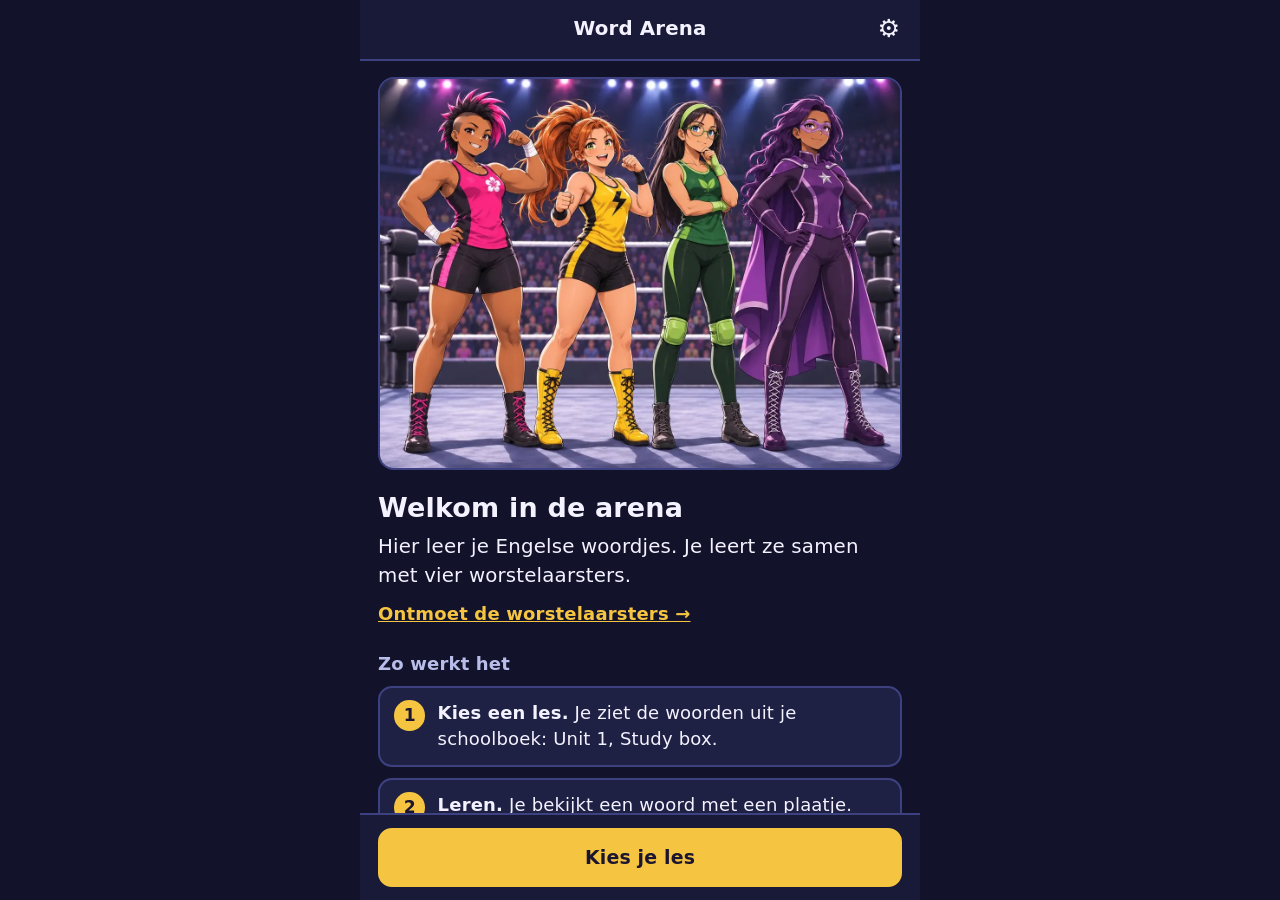
<file: index.html>
<!doctype html>
<html lang="nl">
<head>
  <meta charset="utf-8">
  <meta name="viewport" content="width=device-width, initial-scale=1, viewport-fit=cover, interactive-widget=resizes-content">
  <meta name="theme-color" content="#181a38">
  <meta name="mobile-web-app-capable" content="yes">
  <meta name="apple-mobile-web-app-capable" content="yes">
  <title>Word Arena</title>
  <link rel="manifest" href="manifest.webmanifest">
  <link rel="icon" href="icons/icon.svg" type="image/svg+xml">
  <link rel="apple-touch-icon" href="icons/icon-192.png">
  <link rel="stylesheet" href="css/style.css">
</head>
<body>
  <div id="app" class="app"><p class="loading">Even laden…</p></div>
  <noscript><p style="padding:1rem">Deze app heeft JavaScript nodig.</p></noscript>
  <script type="module" src="js/app.js"></script>
</body>
</html>
</file>
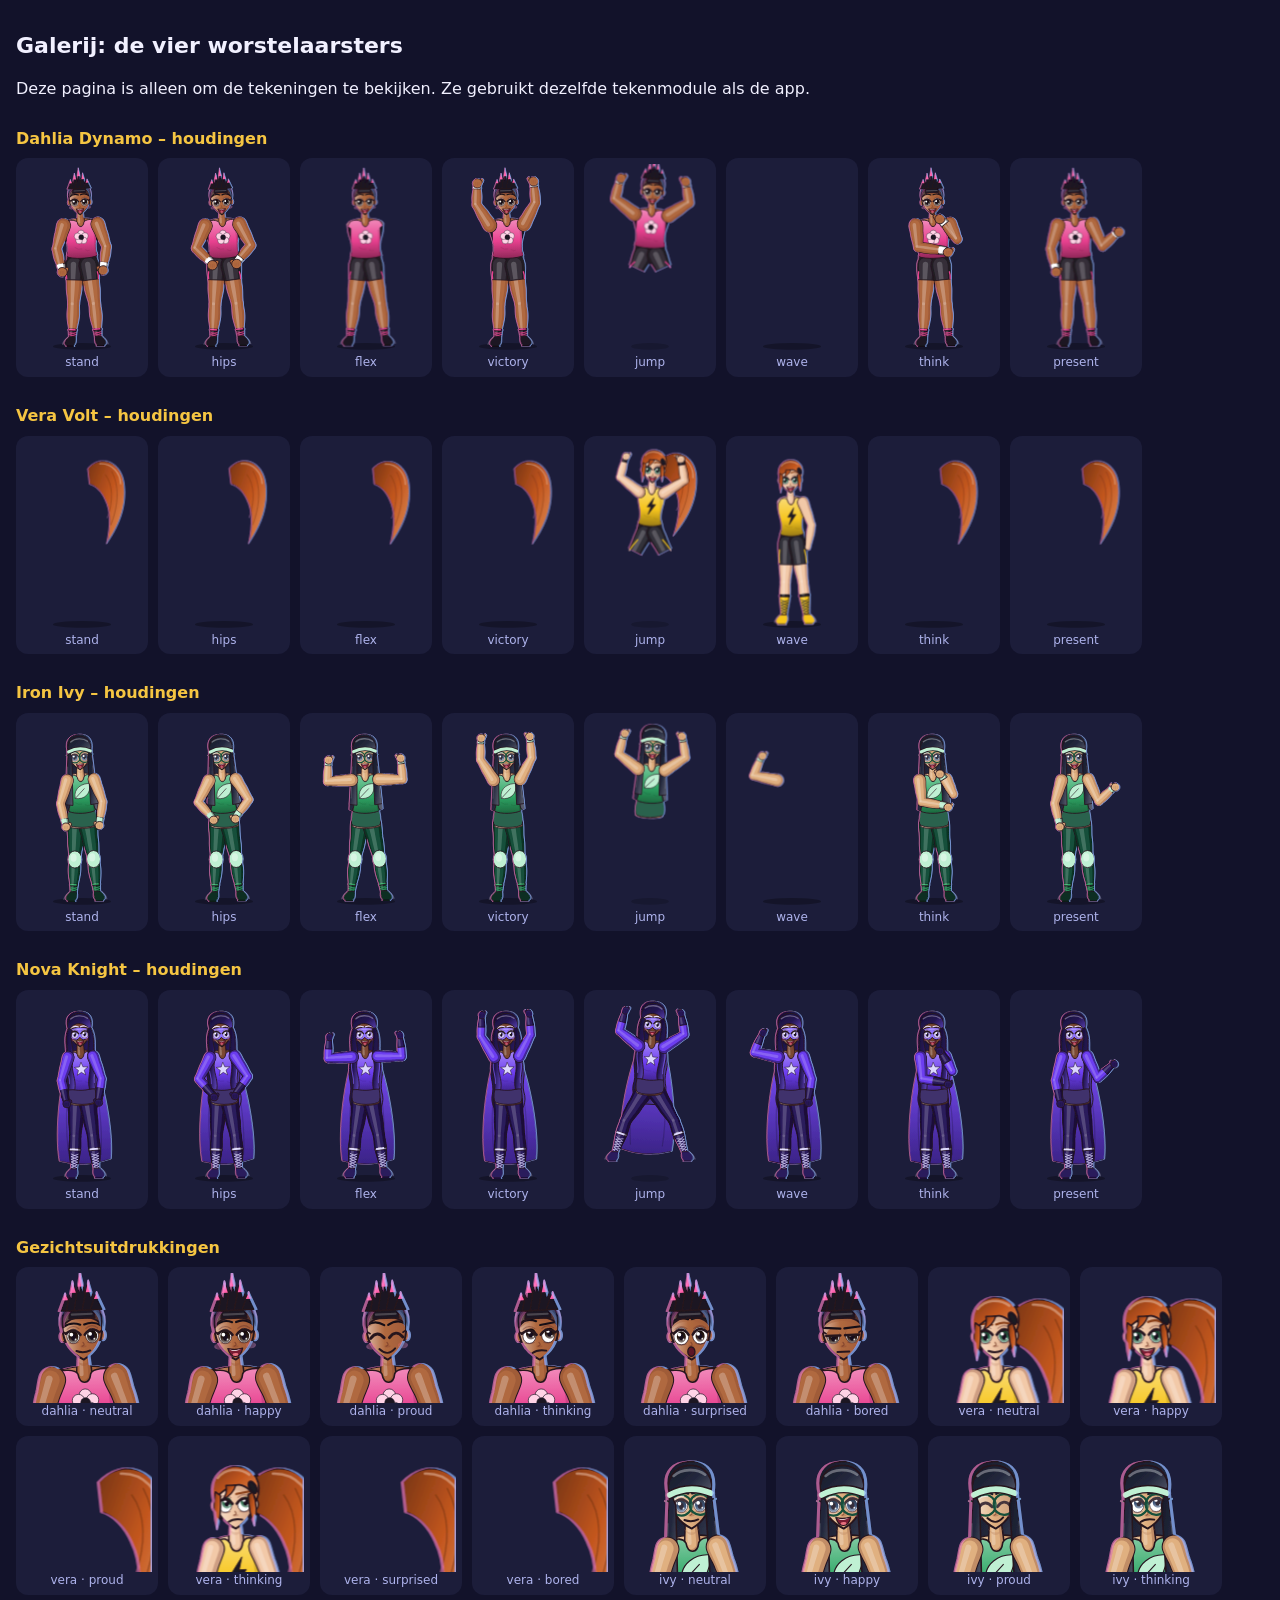
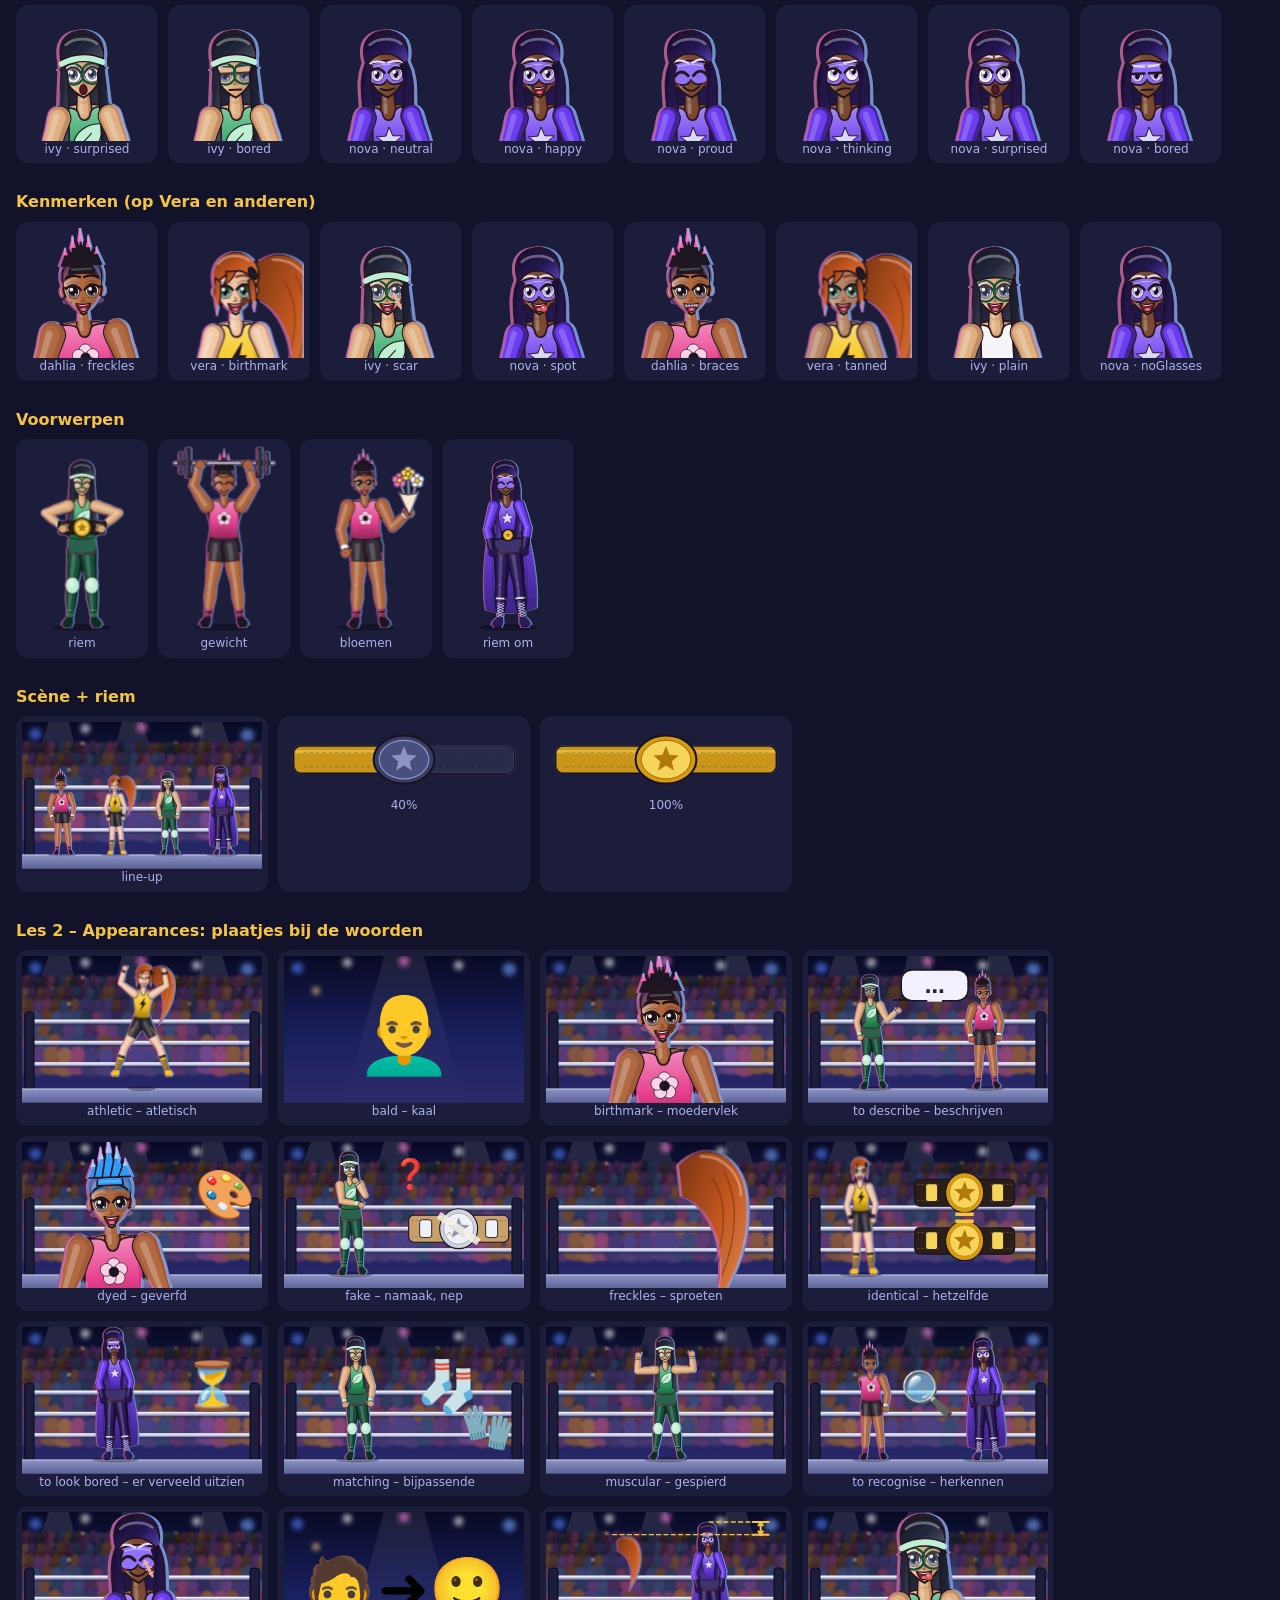
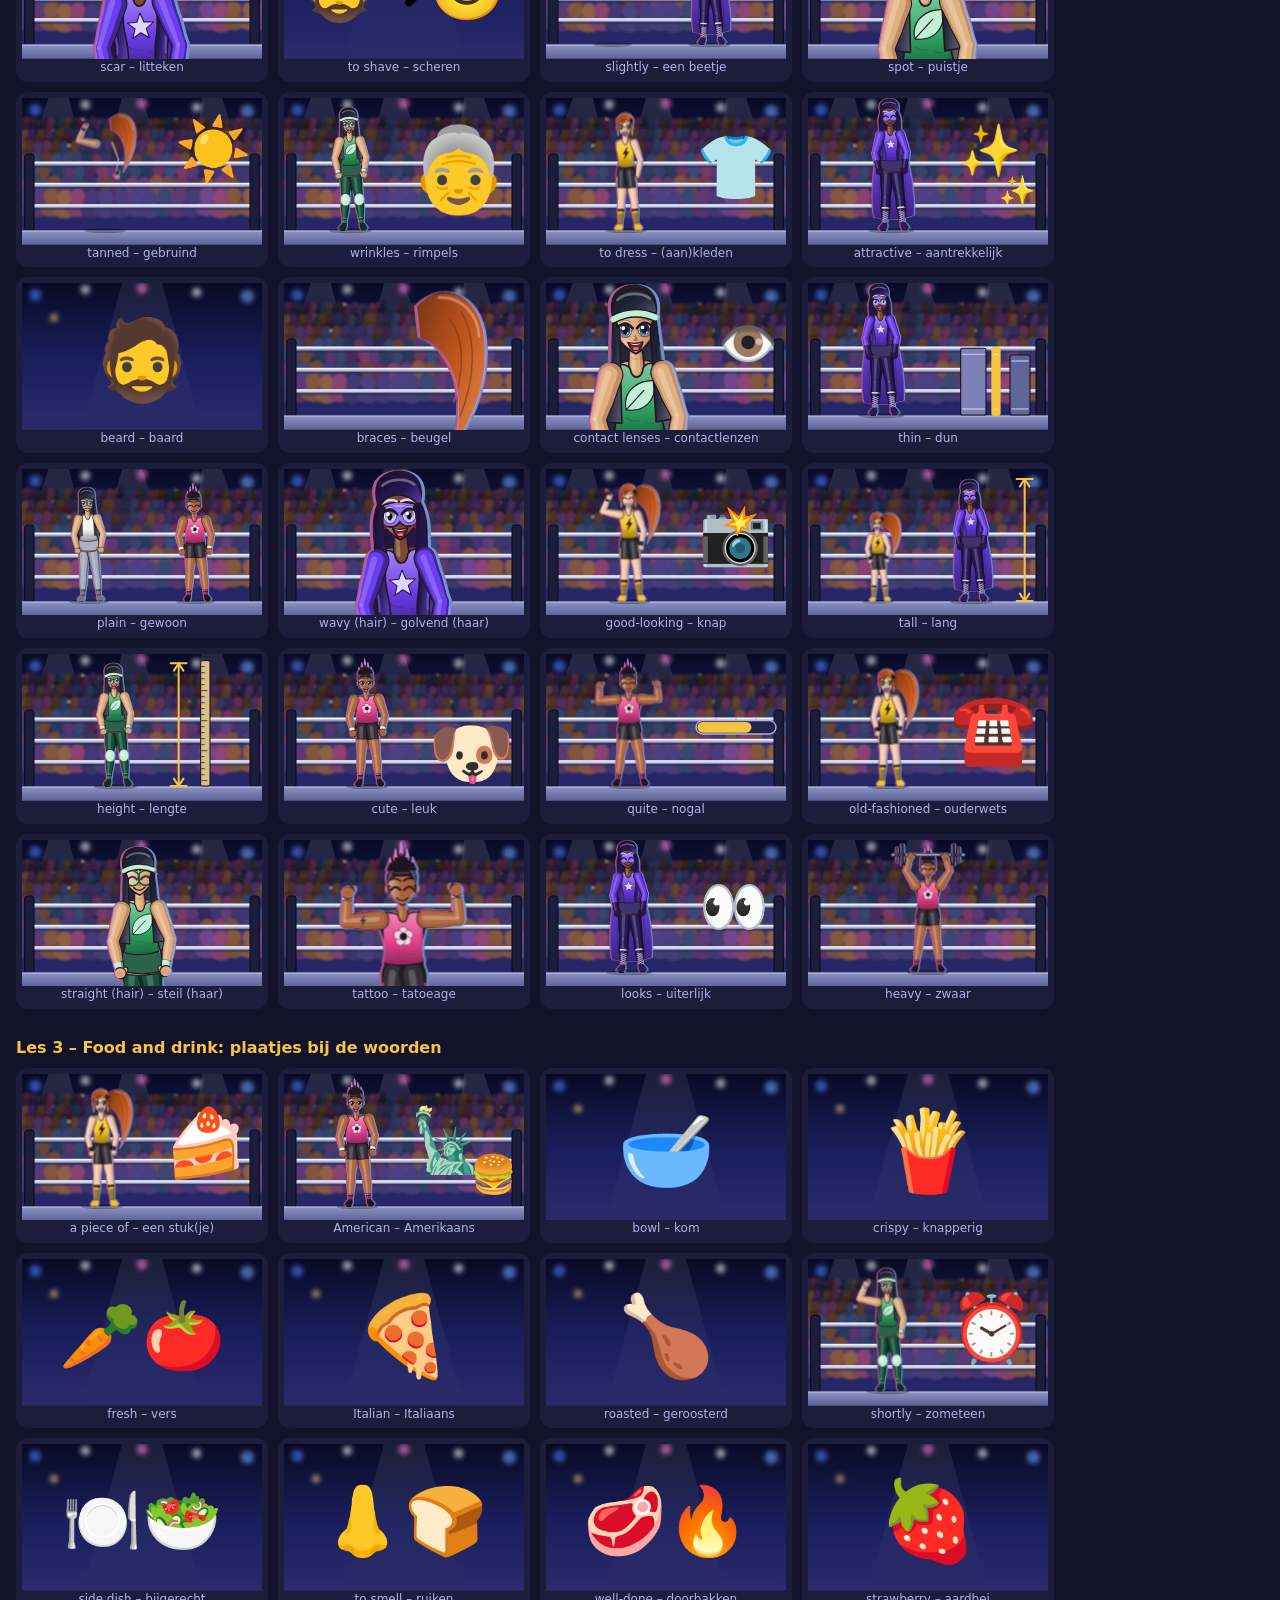
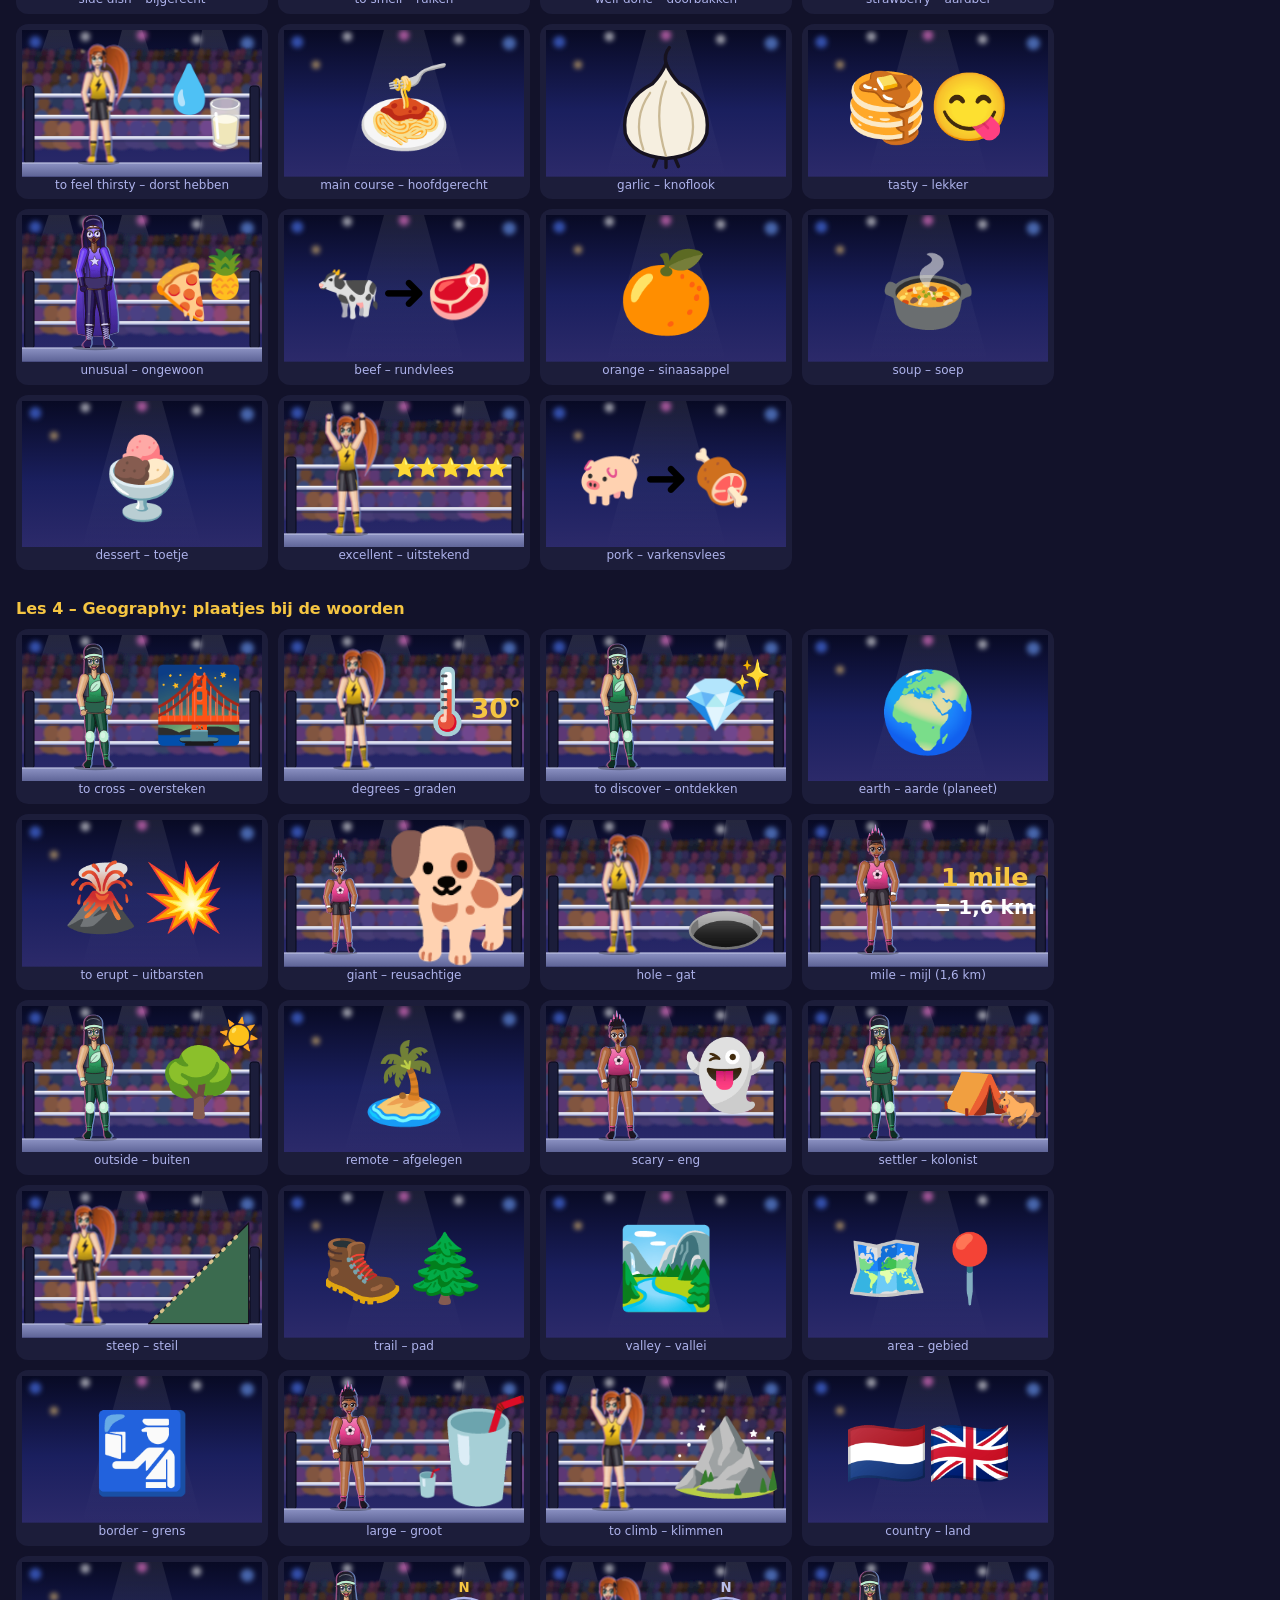
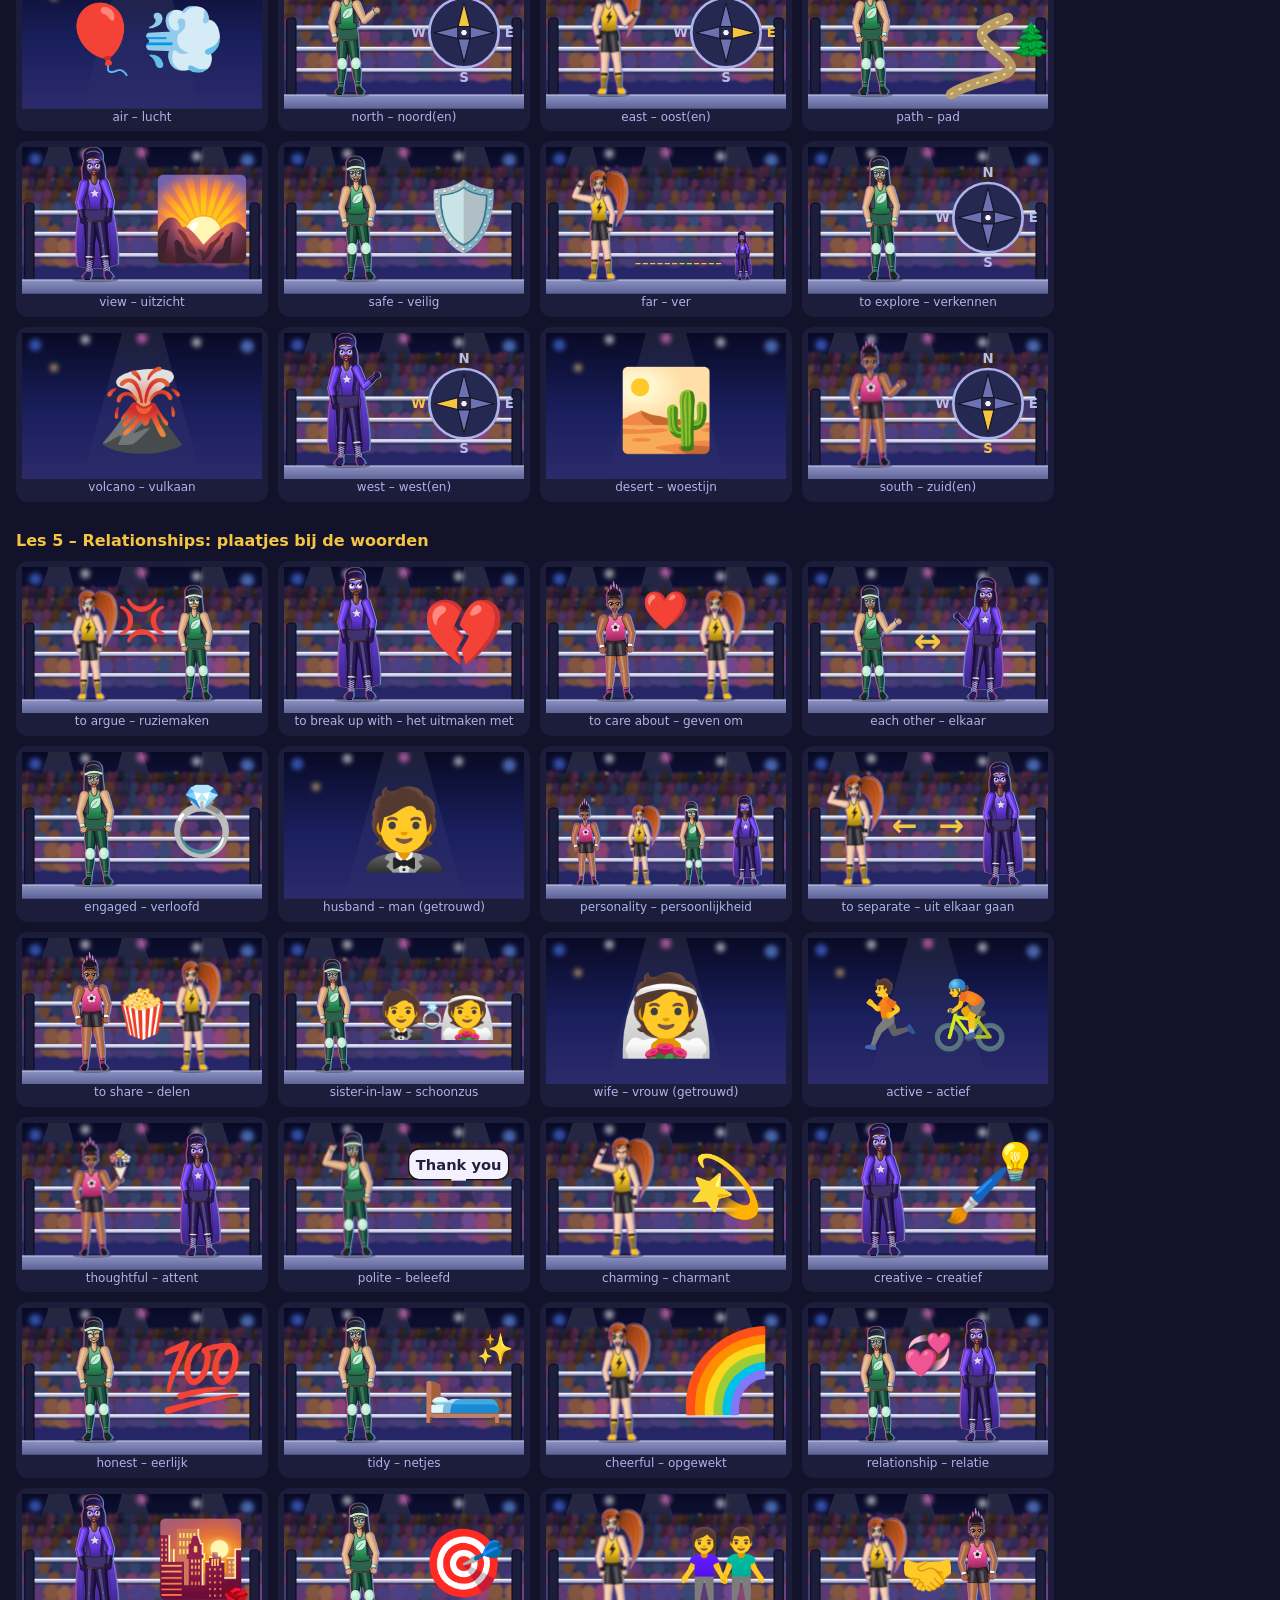
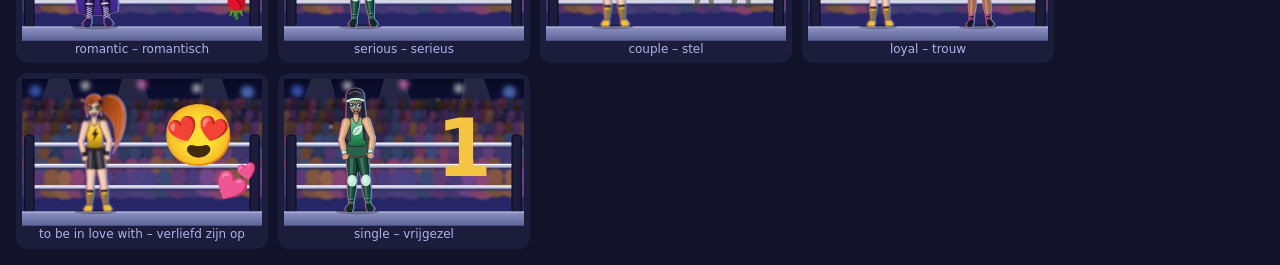
<file: galerij.html>
<!doctype html>
<html lang="nl">
<head>
<meta charset="utf-8">
<meta name="viewport" content="width=device-width, initial-scale=1">
<title>Galerij – worstelaarsters</title>
<style>
  body { margin: 0; padding: 16px; background: #12122a; color: #f1f0ff; font: 16px/1.4 system-ui, sans-serif; }
  h1 { font-size: 22px; } h2 { font-size: 16px; margin: 28px 0 8px; color: #f5c542; }
  .row { display: flex; flex-wrap: wrap; gap: 10px; }
  .cell { background: #1c1d3a; border-radius: 12px; padding: 6px; text-align: center; font-size: 12px; color: #aeb3ec; }
  .cell svg { display: block; }
  .full svg { width: 120px; height: 190px; }
  .bust svg { width: 130px; height: 130px; }
  .scene svg { width: 240px; height: auto; }
</style>
</head>
<body>
<h1>Galerij: de vier worstelaarsters</h1>
<p>Deze pagina is alleen om de tekeningen te bekijken. Ze gebruikt dezelfde tekenmodule als de app.</p>
<div id="out"></div>
<script type="module">
import { setCharacters, portraitSVG, sceneSVG, progressBeltSVG, pictureSVG } from './js/figure.js';
const data = await (await fetch('data/characters.json')).json();
setCharacters(data.characters);
const ids = Object.keys(data.characters);
const out = document.getElementById('out');
const sec = (title, html) => out.insertAdjacentHTML('beforeend', `<h2>${title}</h2><div class="row">${html}</div>`);
const cell = (cls, svg, cap) => `<div class="cell ${cls}">${svg}${cap}</div>`;

const poses = ['stand','hips','flex','victory','jump','wave','think','present'];
for (const id of ids) sec(`${data.characters[id].name} – houdingen`, poses.map(p => cell('full', portraitSVG(id, { pose: p, face: 'happy' }), p)).join(''));
const faces = ['neutral','happy','proud','thinking','surprised','bored'];
sec('Gezichtsuitdrukkingen', ids.map(id => faces.map(f => cell('bust', portraitSVG(id, { view: 'bust', face: f }), `${id} · ${f}`)).join('')).join(''));
const mods = ['freckles','birthmark','scar','spot','braces','tanned','plain','noGlasses'];
sec('Kenmerken (op Vera en anderen)', mods.map((m, i) => cell('bust', portraitSVG(ids[i % 4], { view: 'bust', face: 'happy', mods: [m] }), `${ids[i % 4]} · ${m}`)).join(''));
sec('Voorwerpen', [
  cell('full', portraitSVG('ivy', { pose: 'hold', face: 'proud', holds: { item: 'belt' } }), 'riem'),
  cell('full', portraitSVG('dahlia', { face: 'proud', holds: { item: 'barbell' } }), 'gewicht'),
  cell('full', portraitSVG('dahlia', { pose: 'present', face: 'happy', holds: { item: 'flowers' } }), 'bloemen'),
  cell('full', portraitSVG('nova', { face: 'proud', wearsBelt: true }), 'riem om'),
].join(''));
sec('Scène + riem', cell('scene', sceneSVG({ cast: ids.map(who => ({ who, face: 'proud' })) }), 'line-up') +
  cell('scene', progressBeltSVG(0.4), '40%') + cell('scene', progressBeltSVG(1), '100%'));

// plaatjes bij alle woorden
const units = await (await fetch('data/units.json')).json();
for (const f of units) {
  const u = await (await fetch('data/' + f)).json();
  for (const l of u.lessons) {
    sec(`Les ${l.number} – ${l.title}: plaatjes bij de woorden`, l.words.map(w => cell('scene', pictureSVG(w), `${w.en} – ${w.nl}`)).join(''));
  }
}
</script>
</body>
</html>
</file>
<file: css/style.css>
/* Word Arena – rustige, voorspelbare stijl.
 * Geen animaties, geen felle kleuren voor fouten, grote knoppen die altijd op dezelfde plek staan. */

:root {
  --bg: #12122a;
  --bar: #181a38;
  --card: #1f2144;
  --card2: #292c5a;
  --line: #3d4180;
  --text: #f4f2ff;
  --muted: #b9bde9;
  --gold: #f5c542;
  --gold-text: #1b1530;
  --ok: #43d6a0;
  --ok-bg: #143a39;
  --miss: #eab34f;
  --miss-bg: #3a3118;
  --radius: 16px;
}

* { box-sizing: border-box; }
html { font-size: 18px; -webkit-text-size-adjust: 100%; }
html.big { font-size: 21px; }
body {
  margin: 0;
  background: var(--bg);
  color: var(--text);
  font-family: system-ui, -apple-system, "Segoe UI", Roboto, "Helvetica Neue", Arial, sans-serif;
  line-height: 1.45;
  letter-spacing: 0.01em;
  overscroll-behavior: none;
}
h1, h2, h3, p { margin: 0; }
button { font: inherit; color: inherit; }
a { color: inherit; }
:focus-visible { outline: 3px solid #fff; outline-offset: 2px; }
[lang="en"] { hyphens: none; }

/* ---------- vaste indeling: kop, inhoud, onderbalk ---------- */
.app {
  display: grid;
  grid-template-rows: auto 1fr auto;
  height: 100vh;
  height: 100dvh;
  max-width: 560px;
  margin: 0 auto;
  background: var(--bg);
}
.top {
  display: grid;
  grid-template-columns: 6rem 1fr 6rem;
  align-items: center;
  min-height: 3.4rem;
  padding: env(safe-area-inset-top) 0.5rem 0;
  background: var(--bar);
  border-bottom: 2px solid var(--line);
}
.top-title { font-size: 1.1rem; font-weight: 700; text-align: center; }
.nav {
  display: inline-flex; align-items: center; gap: 0.35rem;
  min-height: 2.9rem; padding: 0 0.6rem;
  text-decoration: none; font-weight: 600; font-size: 0.95rem;
  border-radius: 12px;
}
.nav.right { justify-content: flex-end; font-size: 1.4rem; }
.nav.ghost { visibility: hidden; }
.main { overflow-y: auto; padding: 0.9rem 1rem 1.1rem; }
.foot {
  min-height: 4.6rem;
  padding: 0.7rem 1rem calc(0.7rem + env(safe-area-inset-bottom));
  background: var(--bar);
  border-top: 2px solid var(--line);
}
.foot:empty { display: none; }
.foot-row { display: grid; grid-template-columns: 1fr 1.7fr; gap: 0.7rem; }
.foot-row.one { grid-template-columns: 1fr; }
.foot-row.eq { grid-template-columns: 1fr 1fr; }
.foot-row.eq .btn { padding-left: 0.5rem; padding-right: 0.5rem; }
.foot-row.eq .btn:not(.primary) { font-size: 0.92rem; }

/* ---------- knoppen ---------- */
.btn {
  display: flex; align-items: center; justify-content: center; gap: 0.5rem;
  width: 100%; min-height: 3.3rem; padding: 0.5rem 1rem;
  border: 2px solid var(--line); border-radius: 14px;
  background: var(--card2); color: var(--text);
  font-size: 1.05rem; font-weight: 700; text-decoration: none; cursor: pointer;
  transition: background-color .12s;
}
.btn:hover { background: #34387a; }
.btn.primary { background: var(--gold); border-color: var(--gold); color: var(--gold-text); }
.btn.primary:hover { background: #ffd35c; }
.btn:disabled { opacity: 0.5; cursor: default; }
.btn.small { min-height: 2.6rem; font-size: 0.95rem; width: auto; }
.link {
  background: none; border: 0; padding: 0.4rem 0; color: var(--gold);
  text-decoration: underline; cursor: pointer; font-size: 0.95rem;
}

/* ---------- plaatjes ---------- */
.pic {
  width: min(100%, 40vh);
  margin: 0 auto;
  border-radius: var(--radius); overflow: hidden;
  border: 2px solid var(--line);
  background: #191a36;
}
.pic svg { display: block; width: 100%; height: auto; }

/* ---------- opening ---------- */
.hero-photo { display: block; width: 100%; height: auto; aspect-ratio: 4 / 3; object-fit: cover; border-radius: var(--radius); border: 2px solid var(--line); background: #191a36; }
.welcome { font-size: 1.5rem; margin: 1rem 0 0.3rem; }
.lead2 { font-size: 1.1rem; }
.lead { margin: 0.9rem 0 0.6rem; font-size: 1.05rem; color: var(--muted); }
.meet { display: inline-block; margin-top: 0.6rem; color: var(--gold); font-weight: 600; }
.steps { margin: 0; padding: 0; list-style: none; counter-reset: stap; display: grid; gap: 0.6rem; }
.steps li { position: relative; padding: 0.7rem 0.9rem 0.7rem 3.2rem; background: var(--card); border: 2px solid var(--line); border-radius: 14px; counter-increment: stap; }
.steps li::before {
  content: counter(stap); position: absolute; left: 0.8rem; top: 0.7rem; width: 1.7rem; height: 1.7rem; border-radius: 50%;
  display: flex; align-items: center; justify-content: center; background: var(--gold); color: var(--gold-text); font-weight: 800; font-size: 0.95rem;
}
.notes { margin: 0; padding-left: 1.3rem; display: grid; gap: 0.4rem; }
.notes li::marker { color: var(--gold); }

/* pasfoto's */
.pas-wrap { flex: none; display: block; width: 4.4rem; height: 4.4rem; border-radius: 14px; border: 3px solid var(--c, var(--line)); overflow: hidden; background: #191a36; }
.pas-wrap img, .pas-wrap .fbpas { display: block; width: 100%; height: 100%; object-fit: cover; }
.fbpas svg { display: block; width: 100%; height: 100%; }
.lc-row { display: flex; align-items: center; gap: 0.8rem; margin-bottom: 0.3rem; }
.lessons { list-style: none; margin: 0; padding: 0; display: grid; gap: 0.8rem; }
.lesson-card {
  display: block; padding: 0.9rem 1rem; text-decoration: none;
  background: var(--card); border: 2px solid var(--line); border-radius: var(--radius);
}
.lesson-card:hover { background: var(--card2); }
.lc-title { font-size: 1.15rem; font-weight: 700; }
.lc-sub { color: var(--muted); font-size: 0.95rem; }
.belt { margin: 0.4rem 0 0.1rem; }
.belt svg { display: block; width: 100%; height: auto; max-height: 6.2rem; }
.lesson-card { padding: 0.75rem 1rem; }
.lesson-card .belt { margin: 0.1rem 0 0; }
.lesson-card .belt svg { max-height: 3.9rem; margin: 0 auto; }
.meta { color: var(--muted); font-size: 0.95rem; }

/* ---------- les-scherm ---------- */
.mode {
  display: grid; grid-template-columns: 4.4rem 1fr; gap: 0.8rem; align-items: center;
  width: 100%; margin-top: 0.8rem; padding: 0.7rem 0.9rem; text-align: left; text-decoration: none;
  background: var(--card); border: 2px solid var(--line); border-radius: var(--radius); cursor: pointer;
}
.mode:hover { background: var(--card2); }
.mode .face { width: 4.2rem; height: 4.2rem; border-radius: 12px; background: #191a36; overflow: hidden; }
.mode .face svg { display: block; width: 100%; height: 100%; }
.mode strong { display: block; font-size: 1.15rem; }
.mode span { color: var(--muted); font-size: 0.95rem; }
.section-title { margin: 1.3rem 0 0.5rem; font-size: 1rem; font-weight: 700; color: var(--muted); }
.chips { display: grid; grid-template-columns: 1fr 1fr; gap: 0.6rem; }
.chip {
  min-height: 3rem; padding: 0.4rem 0.6rem; text-align: center; font-weight: 600; font-size: 0.95rem;
  background: var(--card); border: 2px solid var(--line); border-radius: 12px; cursor: pointer;
}
.chip[aria-pressed="true"] { background: var(--card2); border-color: var(--gold); box-shadow: inset 0 0 0 1px var(--gold); }
.chip.three { }
.chips.three { grid-template-columns: repeat(3, 1fr); }

/* ---------- voortgang in een match ---------- */
.prog { margin-bottom: 0.8rem; }
.prog-text { font-weight: 700; margin-bottom: 0.35rem; }
.segs { display: grid; grid-auto-flow: column; grid-auto-columns: 1fr; gap: 4px; }
.seg { height: 0.5rem; border-radius: 4px; background: var(--card2); }
.seg.done { background: var(--gold); }
.seg.now { background: #fff; }

/* ---------- kaartje en vraag ---------- */
.word-block { margin-top: 0.9rem; text-align: center; }
.small-label { color: var(--muted); font-size: 0.9rem; }
.big-word { font-size: 2rem; font-weight: 800; line-height: 1.2; margin: 0.15rem 0; overflow-wrap: anywhere; }
.big-word .speak { vertical-align: middle; margin-left: 0.3rem; }
.hint { margin-top: 0.7rem; color: var(--muted); }
.answer-word { font-size: 1.5rem; font-weight: 700; color: var(--gold); margin-top: 0.4rem; }
.speak {
  display: inline-flex; align-items: center; justify-content: center;
  width: 2.7rem; height: 2.7rem; padding: 0; vertical-align: middle;
  border: 2px solid var(--line); border-radius: 50%;
  background: var(--card2); color: var(--text); cursor: pointer;
}
.speak:hover { background: #34387a; }
.sentence { margin-top: 0.9rem; padding: 0.75rem 0.9rem; background: var(--card); border: 2px solid var(--line); border-radius: var(--radius); text-align: left; }
.sentence strong { color: var(--gold); }
.s-nl { margin-top: 0.4rem; color: var(--muted); }
.s-en .speak { width: 2.3rem; height: 2.3rem; margin-left: 0.3rem; }

.options { display: grid; gap: 0.6rem; margin-top: 0.9rem; }
.opt {
  display: flex; align-items: center; justify-content: space-between; gap: 0.6rem;
  width: 100%; min-height: 3.2rem; padding: 0.4rem 1rem; text-align: left;
  font-size: 1.15rem; font-weight: 600;
  background: var(--card); border: 2px solid var(--line); border-radius: 14px; cursor: pointer;
  transition: background-color .12s;
}
.opt:hover:not(:disabled) { background: var(--card2); }
.opt:disabled { cursor: default; }
.opt.ok { background: var(--ok-bg); border-color: var(--ok); }
.opt.miss { background: var(--miss-bg); border-color: var(--miss); }
.opt.dim { opacity: 0.7; color: var(--muted); }
.lesson-name { font-size: 1.2rem; margin-bottom: 0.2rem; }
.lesson-name span { color: var(--muted); font-weight: 500; font-size: 1rem; }
.opt .mark { font-weight: 800; color: var(--ok); }

/* typmatch */
.sr-only { position: absolute; width: 1px; height: 1px; overflow: hidden; clip: rect(0 0 0 0); white-space: nowrap; }
.answer-input {
  display: block; width: 100%; margin-top: 0.9rem; padding: 0.7rem 1rem;
  font: inherit; font-size: 1.5rem; font-weight: 700; text-align: center; color: var(--text);
  background: var(--card); border: 2px solid var(--line); border-radius: 14px;
}
.answer-input::placeholder { color: var(--muted); font-weight: 500; }
.answer-input:focus-visible { outline: 3px solid var(--gold); outline-offset: 2px; border-color: var(--gold); }
.answer-input.ok { background: var(--ok-bg); border-color: var(--ok); }
.answer-input.miss { background: var(--miss-bg); border-color: var(--miss); }
.letters { margin: 0.4rem 0 0; text-align: center; color: var(--muted); font-size: 0.95rem; }
.fb.near { background: #302b10; border: 2px solid var(--gold); }
.diff { display: block; margin-top: 0.35rem; font-size: 1.15rem; font-weight: 700; }
.diff .dl { display: inline-block; min-width: 6.4rem; color: var(--muted); font-size: 0.9rem; font-weight: 500; }
.diff mark { background: rgba(245, 197, 66, 0.28); color: var(--gold); border-radius: 3px; padding: 0 1px; text-decoration: underline; }
.fb .try { display: block; margin-top: 0.5rem; color: var(--muted); font-weight: 500; }
@media (max-height: 560px) { .typing-pic { display: none; } }   /* toetsenbord open op een klein scherm: ruimte voor het invoerveld */

/* zinnenmatch */
.zin-en { margin: 0.2rem 0; font-size: 1.5rem; font-weight: 800; color: var(--gold); line-height: 1.3; }
.zin-en .speak { vertical-align: middle; margin-left: 0.3rem; }
.zin-nl { margin: 0.2rem 0; font-size: 1.3rem; font-weight: 700; line-height: 1.3; }
.slots {
  display: flex; flex-wrap: wrap; gap: 0.5rem; margin-top: 0.8rem; padding: 0.7rem; min-height: 4.6rem; align-items: center;
  background: var(--card); border: 2px dashed var(--line); border-radius: 14px;
}
.slot { min-width: 4.2rem; min-height: 3rem; border: 2px dashed var(--line); border-radius: 12px; opacity: 0.8; }
.tiles { display: flex; flex-wrap: wrap; gap: 0.5rem; margin-top: 0.8rem; min-height: 3.2rem; justify-content: center; }
.tile {
  min-height: 3rem; padding: 0.45rem 0.9rem; font-size: 1.1rem; font-weight: 700; color: var(--text);
  background: var(--card2); border: 2px solid var(--line); border-radius: 12px; cursor: pointer; transition: background-color .12s;
}
.tile:hover:not(:disabled) { background: #34387a; }
.tile.placed { border-color: var(--gold); }
.tile.placed.good { background: var(--ok-bg); border-color: var(--ok); }
.tile:disabled { cursor: default; }
.pic.zin-pic { width: min(100%, 25vh); }
.zin-fb { min-height: 3.3rem; }
.zin-fb .fb { margin-top: 0.7rem; padding: 0.5rem 0.8rem; }
.fb .nl { display: block; margin-top: 0.3rem; color: var(--muted); font-weight: 500; }
@media (max-height: 700px) { .zin-pic { display: none; } }

.fb { margin-top: 0.9rem; padding: 0.7rem 0.9rem; border-radius: var(--radius); font-weight: 600; }
.fb.ok { background: var(--ok-bg); border: 2px solid var(--ok); }
.fb.miss { background: var(--miss-bg); border: 2px solid var(--miss); }
.fb .pair { display: block; margin-top: 0.2rem; font-size: 1.15rem; }
.fb .pair strong { color: var(--gold); }

/* ---------- resultaat ---------- */
.result { text-align: center; }
.result .fig { width: min(60%, 14rem); margin: 0 auto; }
.result .fig svg { display: block; width: 100%; height: auto; }
.result h2 { font-size: 1.8rem; margin-top: 0.3rem; }
.result .sub { color: var(--muted); font-size: 1.1rem; margin-top: 0.2rem; }
.result .belt { max-width: 20rem; margin: 0.8rem auto 0; }
.review { margin: 1.1rem 0 0; padding: 0; list-style: none; text-align: left; display: grid; gap: 0.5rem; }
.review li { display: flex; justify-content: space-between; align-items: center; gap: 0.6rem; padding: 0.5rem 0.8rem; background: var(--card); border: 2px solid var(--line); border-radius: 12px; }
.review .w { font-weight: 700; }
.review .t { color: var(--muted); }

/* ---------- instellingen en personages ---------- */
.set-row { display: flex; align-items: center; justify-content: space-between; gap: 1rem; padding: 0.8rem 0.9rem; margin-top: 0.6rem; background: var(--card); border: 2px solid var(--line); border-radius: var(--radius); }
.set-row p { color: var(--muted); font-size: 0.9rem; }
.set-row strong { display: block; }
.switch {
  position: relative; flex: none; width: 3.6rem; height: 2.1rem; padding: 0;
  border-radius: 1.05rem; border: 2px solid var(--line); background: #11122a; cursor: pointer;
}
.switch::after { content: ""; position: absolute; top: 0.15rem; left: 0.18rem; width: 1.5rem; height: 1.5rem; border-radius: 50%; background: var(--muted); }
.switch[aria-checked="true"] { background: var(--ok-bg); border-color: var(--ok); }
.switch[aria-checked="true"]::after { left: auto; right: 0.18rem; background: var(--ok); }
.note { margin-top: 1.2rem; color: var(--muted); font-size: 0.9rem; }
.confirm { margin-top: 0.6rem; padding: 0.8rem 0.9rem; border: 2px solid var(--miss); background: var(--miss-bg); border-radius: var(--radius); }
.confirm .chips { margin-top: 0.6rem; }

.wcard { margin-top: 0.9rem; display: grid; grid-template-columns: 6.5rem 1fr; gap: 0.9rem; align-items: center; padding: 0.7rem; background: var(--card); border: 2px solid var(--line); border-radius: var(--radius); }
.wcard .fig { background: #191a36; border-radius: 12px; }
.wcard .fig svg { display: block; width: 100%; height: auto; }
.wcard h2 { font-size: 1.15rem; }
.wcard .t { font-weight: 600; margin-bottom: 0.2rem; }
.wcard p { color: var(--muted); font-size: 0.95rem; }
/* kaart met een eigen plaatje: groot plaatje bovenaan, tekst eronder */
.wcard.big { grid-template-columns: 1fr; gap: 0.7rem; padding: 0.6rem; }
.wcard.big .fig { background: none; }
.wcard.big .wimg { display: block; width: 100%; height: auto; max-height: 68vh; object-fit: cover; object-position: top; border-radius: 12px; }
.dot { display: inline-block; width: 0.8rem; height: 0.8rem; border-radius: 50%; margin-right: 0.4rem; vertical-align: -0.05rem; border: 2px solid var(--text); }

.loading { padding: 3rem 1rem; text-align: center; color: var(--muted); }

/* kleine schermen: alles compacter, zodat alle 4 antwoorden in beeld blijven */
@media (max-height: 720px) {
  .main { padding-top: 0.6rem; }
  .top { min-height: 3rem; }
  .foot { min-height: 4.2rem; padding-top: 0.55rem; padding-bottom: calc(0.55rem + env(safe-area-inset-bottom)); }
  .btn { min-height: 3rem; }
  .pic { width: min(100%, 34vh); }
  .prog { margin-bottom: 0.5rem; }
  .prog-text { font-size: 0.9rem; margin-bottom: 0.25rem; }
  .word-block { margin-top: 0.5rem; }
  .big-word { font-size: 1.7rem; }
  .options { margin-top: 0.5rem; gap: 0.45rem; }
  .opt { min-height: 2.85rem; font-size: 1.1rem; }
  .hint { margin-top: 0.4rem; }
}

/* beweging: er is bijna niets dat beweegt, en bij "minder beweging" helemaal niets */
@media (prefers-reduced-motion: reduce) {
  *, *::before, *::after { transition: none !important; animation: none !important; scroll-behavior: auto !important; }
}
</file>
